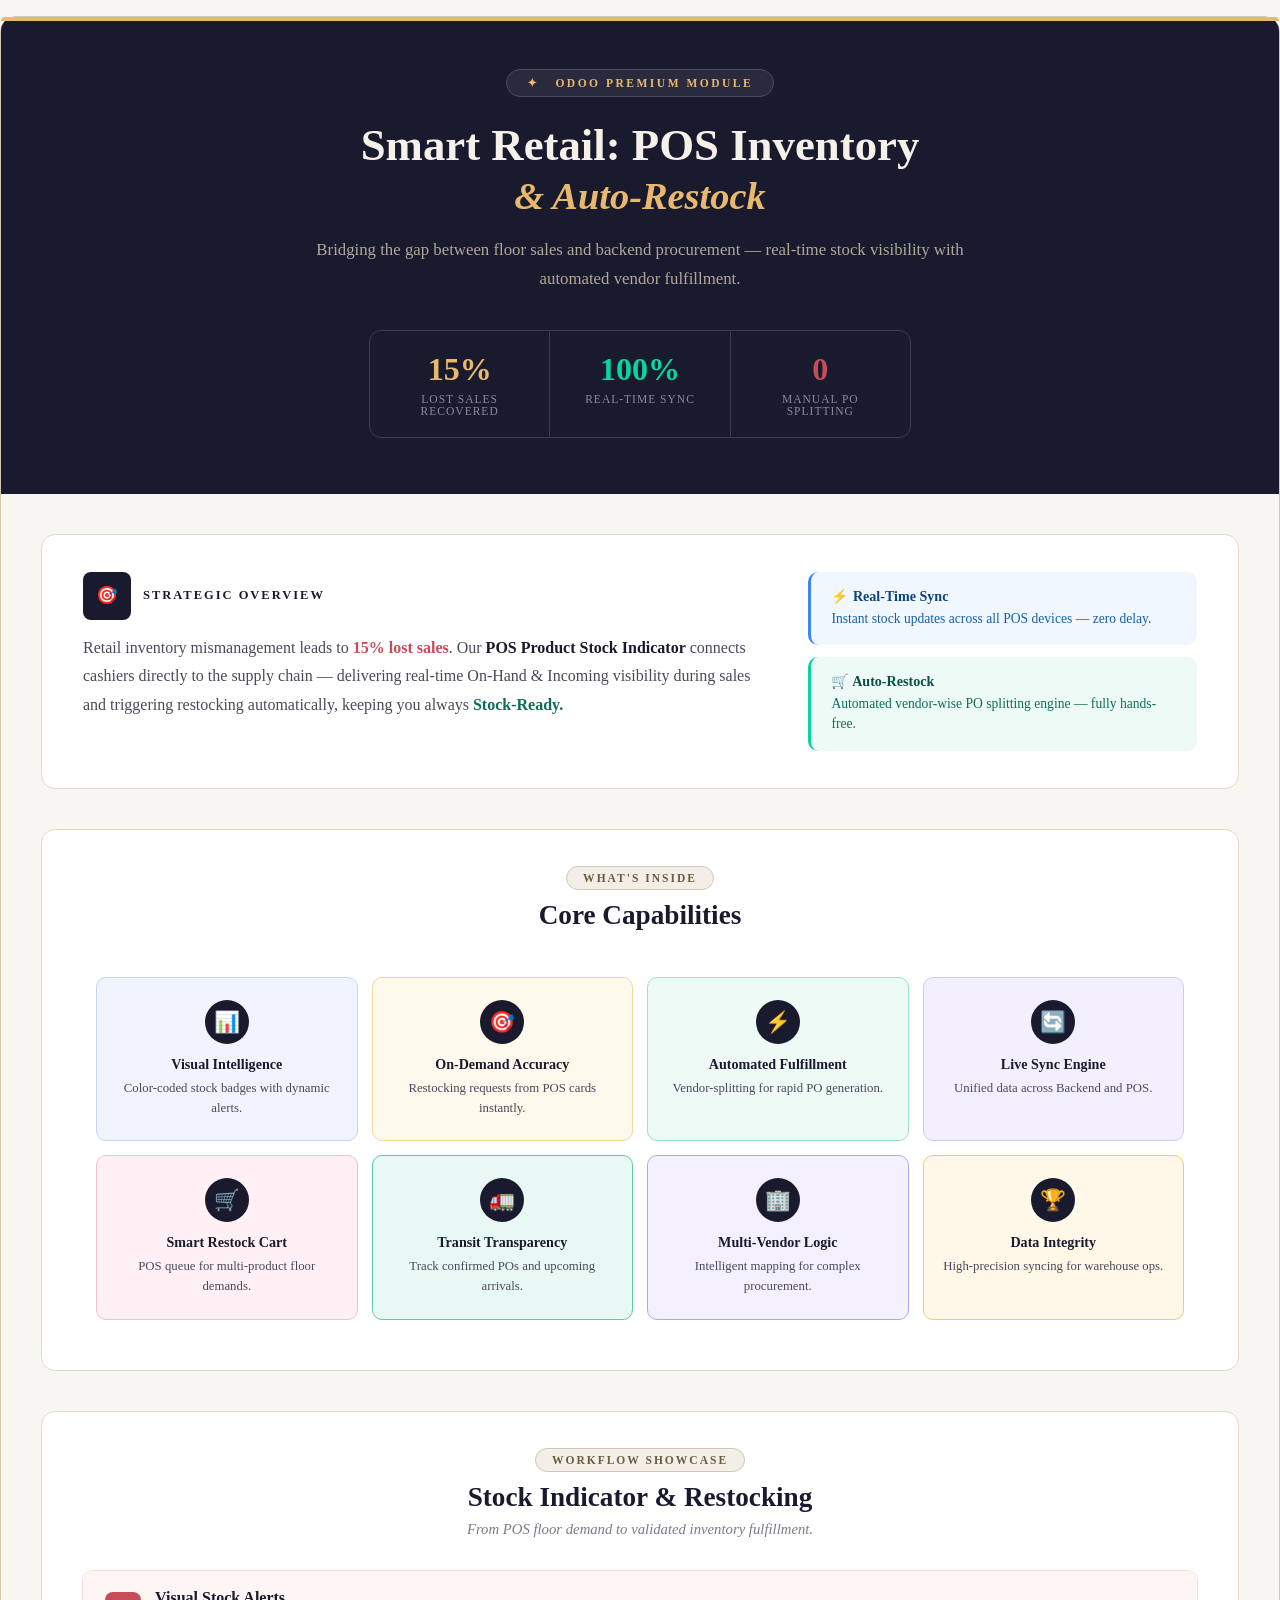
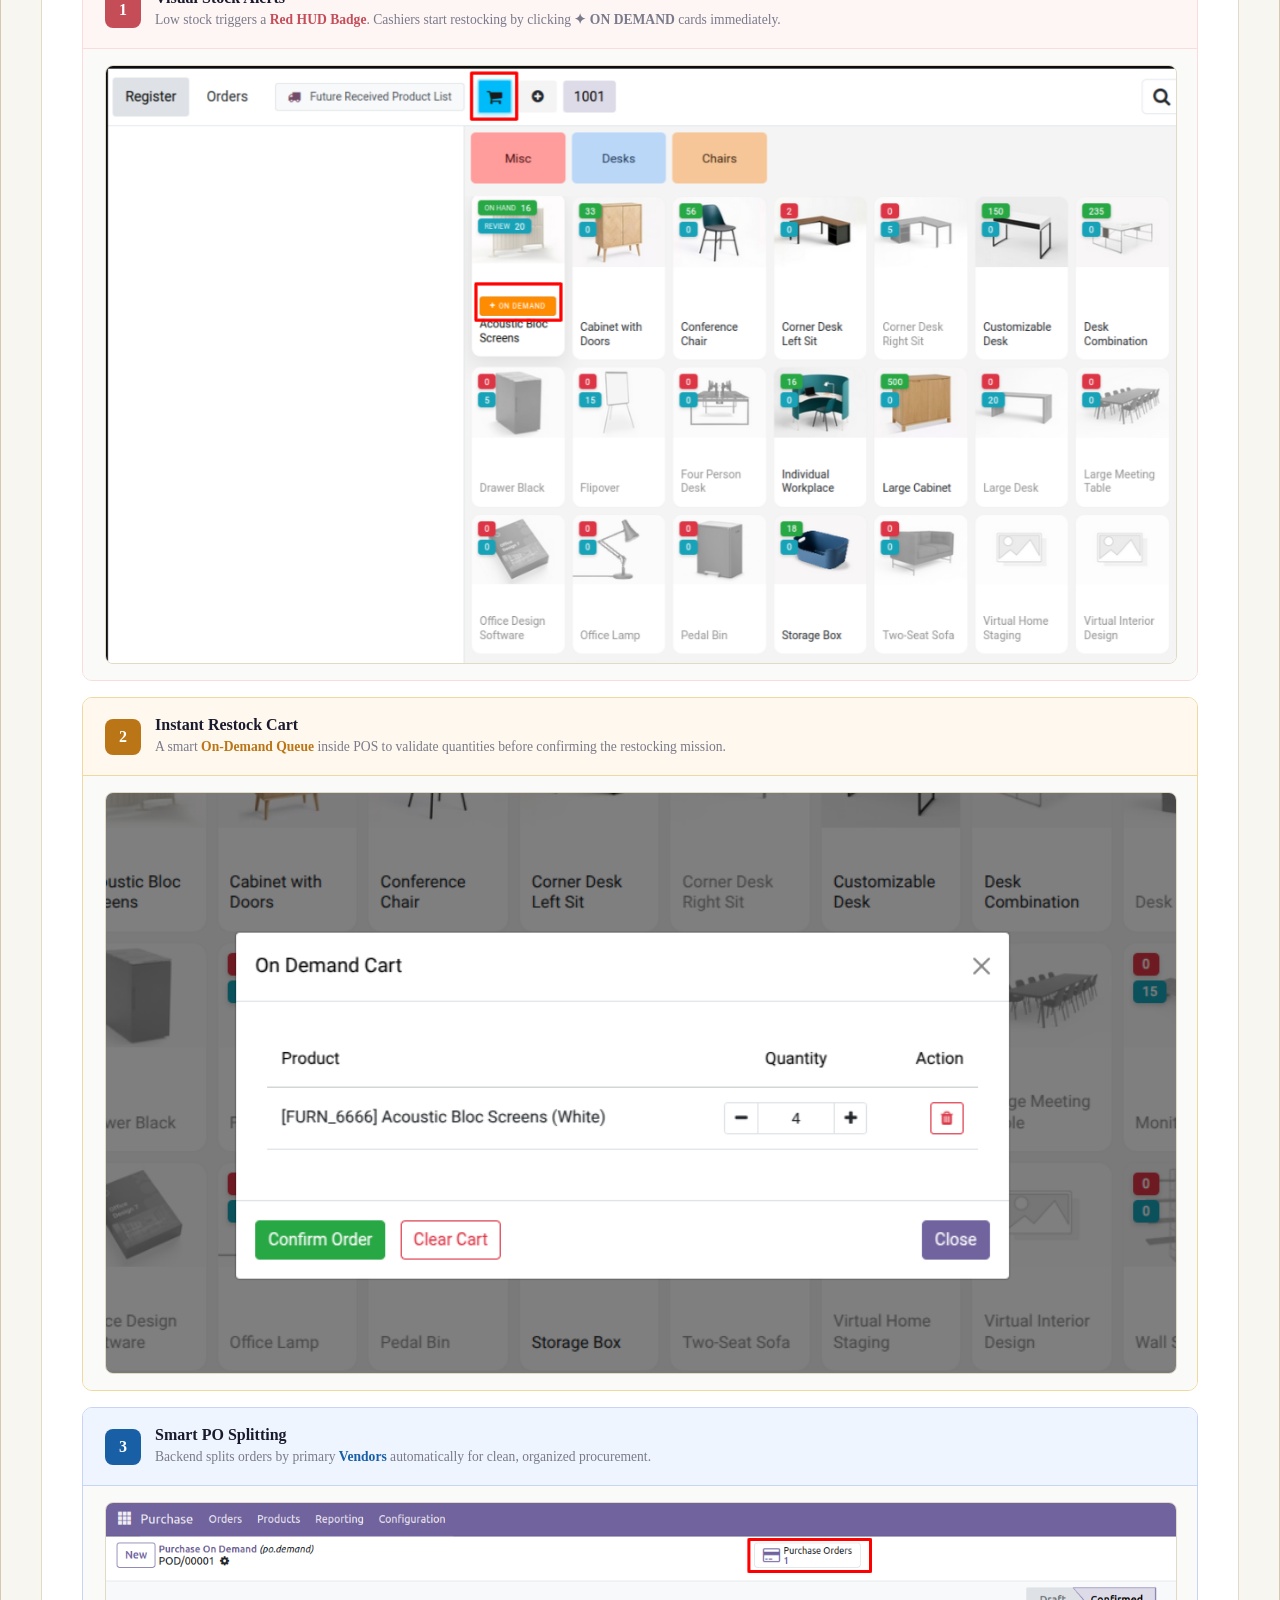
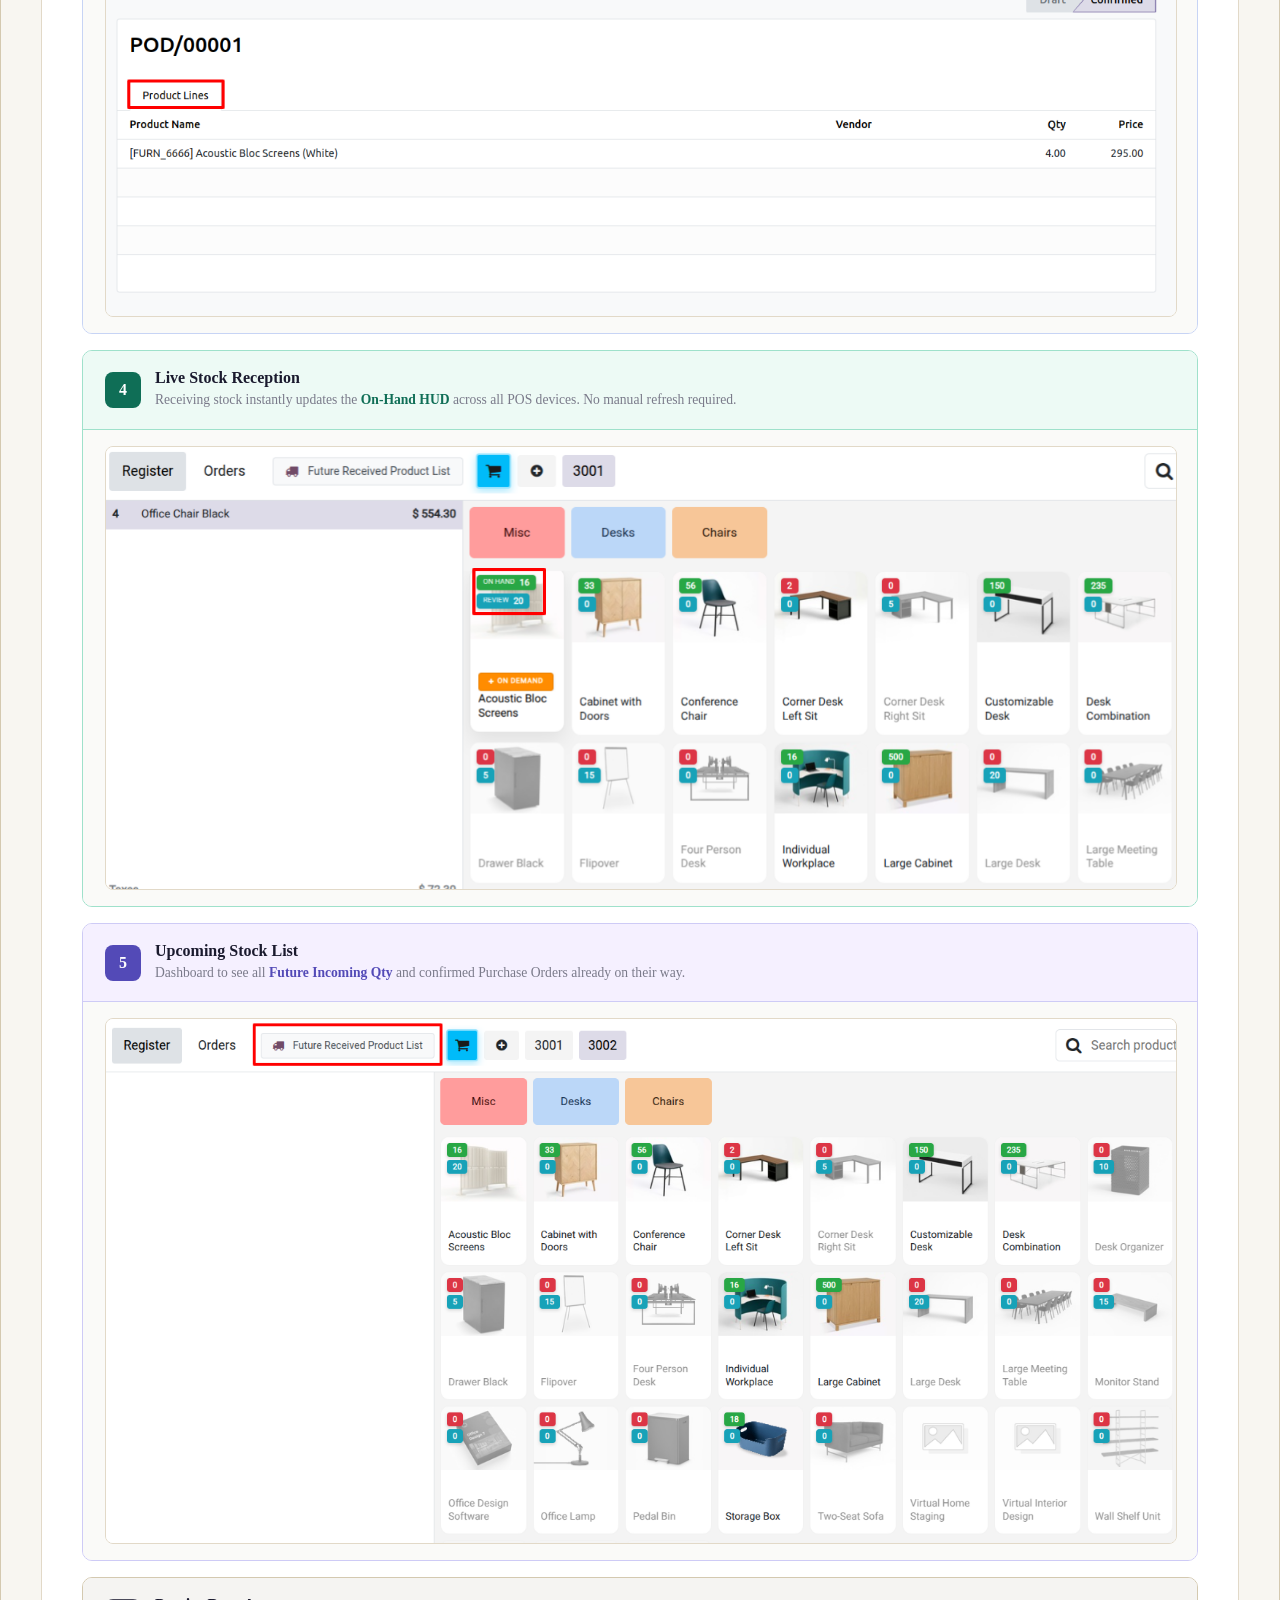
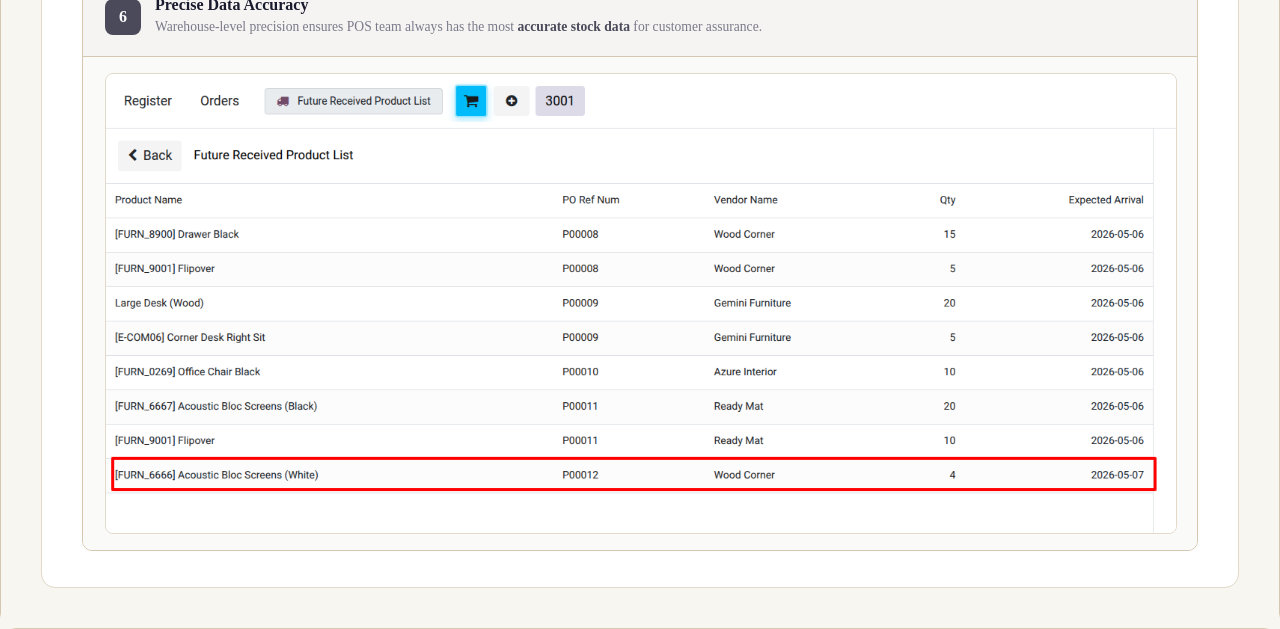
<file: pos_stock_indicator/static/description/index.html>
<!DOCTYPE html>
<html lang="en">
<head><meta charset="UTF-8"><title>POS Stock Indicator – Odoo</title></head>
<body style="margin:0;padding:0;background:#F8F6F1;font-family:'Georgia','Times New Roman',serif;">

<div id="pos-si" style="font-family:'Georgia','Times New Roman',serif!important;background-color:#F8F6F1!important;color:#1A1A2E!important;border-radius:16px!important;margin-top:16px!important;border:1px solid #D4C9B0!important;">

  <!-- HERO -->
  <div style="background-color:#1A1A2E!important;padding:64px 48px 56px!important;text-align:center!important;border-radius:14px 14px 0 0!important;">
    <div style="height:4px!important;background-color:#E8B86D!important;margin:-64px -48px 48px -48px!important;border-radius:14px 14px 0 0!important;"></div>
    <div style="max-width:820px!important;margin:0 auto!important;">
      <div style="display:inline-block!important;background-color:#2A2A3E!important;color:#E8B86D!important;padding:6px 20px!important;border-radius:40px!important;font-size:0.72rem!important;font-weight:700!important;letter-spacing:2.5px!important;text-transform:uppercase!important;margin-bottom:22px!important;border:1px solid #4A4A5A!important;font-family:'Georgia',serif!important;">
        ✦ &nbsp; Odoo Premium Module
      </div>
      <div style="font-size:2.8rem!important;font-weight:700!important;color:#F5F0E8!important;margin-bottom:16px!important;line-height:1.2!important;font-family:'Georgia',serif!important;">
        Smart Retail: POS Inventory
        <div style="color:#E8B86D!important;font-style:italic!important;font-size:2.4rem!important;font-family:'Georgia',serif!important;">&amp; Auto-Restock</div>
      </div>
      <div style="font-size:1.05rem!important;color:#B0A898!important;max-width:680px!important;margin:0 auto 36px!important;line-height:1.75!important;font-family:'Georgia',serif!important;">
        Bridging the gap between floor sales and backend procurement — real-time stock visibility with automated vendor fulfillment.
      </div>
      <div style="display:flex!important;justify-content:center!important;max-width:540px!important;margin:0 auto!important;border:1px solid #3A3A50!important;border-radius:12px!important;">
        <div style="flex:1!important;padding:20px 16px!important;text-align:center!important;border-right:1px solid #3A3A50!important;">
          <div style="font-size:2rem!important;font-weight:700!important;color:#E8B86D!important;font-family:'Georgia',serif!important;">15%</div>
          <div style="font-size:0.72rem!important;color:#8A8A9A!important;margin-top:5px!important;letter-spacing:1px!important;text-transform:uppercase!important;">Lost Sales Recovered</div>
        </div>
        <div style="flex:1!important;padding:20px 16px!important;text-align:center!important;border-right:1px solid #3A3A50!important;">
          <div style="font-size:2rem!important;font-weight:700!important;color:#06D6A0!important;font-family:'Georgia',serif!important;">100%</div>
          <div style="font-size:0.72rem!important;color:#8A8A9A!important;margin-top:5px!important;letter-spacing:1px!important;text-transform:uppercase!important;">Real-Time Sync</div>
        </div>
        <div style="flex:1!important;padding:20px 16px!important;text-align:center!important;">
          <div style="font-size:2rem!important;font-weight:700!important;color:#C44D58!important;font-family:'Georgia',serif!important;">0</div>
          <div style="font-size:0.72rem!important;color:#8A8A9A!important;margin-top:5px!important;letter-spacing:1px!important;text-transform:uppercase!important;">Manual PO Splitting</div>
        </div>
      </div>
    </div>
  </div>

  <!-- OVERVIEW -->
  <div style="padding:40px!important;background-color:#F8F6F1!important;">
    <div style="background-color:#FFFFFF!important;border-radius:14px!important;padding:36px 40px!important;border:1px solid #E2D9C8!important;">
      <table style="width:100%!important;border-collapse:collapse!important;">
        <tr>
          <!-- Left: text -->
          <td style="width:65%!important;padding-right:32px!important;vertical-align:top!important;">
            <table style="border-collapse:collapse!important;margin-bottom:14px!important;">
              <tr>
                <td style="width:36px!important;height:36px!important;background-color:#1A1A2E!important;border-radius:8px!important;text-align:center!important;vertical-align:middle!important;font-size:1.1rem!important;padding:6px!important;">🎯</td>
                <td style="padding-left:12px!important;vertical-align:middle!important;color:#1A1A2E!important;font-weight:700!important;font-size:0.78rem!important;letter-spacing:2px!important;text-transform:uppercase!important;font-family:'Georgia',serif!important;">Strategic Overview</td>
              </tr>
            </table>
            <div style="font-size:1rem!important;line-height:1.8!important;color:#4A4A5A!important;">
              Retail inventory mismanagement leads to <strong style="color:#C44D58!important;">15% lost sales</strong>. Our <strong style="color:#1A1A2E!important;">POS Product Stock Indicator</strong> connects cashiers directly to the supply chain — delivering real-time On-Hand &amp; Incoming visibility during sales and triggering restocking automatically, keeping you always <strong style="color:#0F6E56!important;">Stock-Ready.</strong>
            </div>
          </td>
          <!-- Right: feature boxes -->
          <td style="width:35%!important;vertical-align:top!important;">
            <div style="background-color:#F0F7FF!important;padding:16px 20px!important;border-radius:10px!important;border-left:3px solid #3A86FF!important;margin-bottom:12px!important;">
              <div style="color:#0C447C!important;font-weight:700!important;font-size:0.88rem!important;margin-bottom:4px!important;font-family:'Georgia',serif!important;">⚡ Real-Time Sync</div>
              <div style="font-size:0.85rem!important;color:#185FA5!important;line-height:1.5!important;">Instant stock updates across all POS devices — zero delay.</div>
            </div>
            <div style="background-color:#EDFAF5!important;padding:16px 20px!important;border-radius:10px!important;border-left:3px solid #06D6A0!important;">
              <div style="color:#085041!important;font-weight:700!important;font-size:0.88rem!important;margin-bottom:4px!important;font-family:'Georgia',serif!important;">🛒 Auto-Restock</div>
              <div style="font-size:0.85rem!important;color:#0F6E56!important;line-height:1.5!important;">Automated vendor-wise PO splitting engine — fully hands-free.</div>
            </div>
          </td>
        </tr>
      </table>
    </div>
  </div>

  <!-- CORE CAPABILITIES -->
  <div style="padding:0 40px 40px!important;background-color:#F8F6F1!important;">
    <div style="background-color:#FFFFFF!important;border-radius:14px!important;padding:36px 40px!important;border:1px solid #E2D9C8!important;">
      <div style="text-align:center!important;margin-bottom:32px!important;">
        <div style="display:inline-block!important;background-color:#F3EFE8!important;color:#6B5B3E!important;padding:5px 16px!important;border-radius:30px!important;font-size:0.72rem!important;font-weight:700!important;letter-spacing:2px!important;text-transform:uppercase!important;border:1px solid #D4C9B0!important;margin-bottom:10px!important;">What's Inside</div>
        <div style="font-weight:700!important;color:#1A1A2E!important;font-size:1.7rem!important;font-family:'Georgia',serif!important;">Core Capabilities</div>
      </div>
      <table style="width:100%!important;border-collapse:separate!important;border-spacing:14px!important;">
        <tr>
          <td style="width:25%!important;background-color:#F0F4FF!important;padding:22px 18px!important;border-radius:10px!important;text-align:center!important;border:1px solid #C7D4F5!important;vertical-align:top!important;">
            <div style="width:44px!important;height:44px!important;background-color:#1A1A2E!important;border-radius:50%!important;font-size:1.3rem!important;margin:0 auto 12px!important;line-height:44px!important;text-align:center!important;">📊</div>
            <div style="font-weight:700!important;color:#1A1A2E!important;font-size:0.88rem!important;margin-bottom:6px!important;font-family:'Georgia',serif!important;">Visual Intelligence</div>
            <div style="font-size:0.8rem!important;color:#4A4A5A!important;line-height:1.55!important;">Color-coded stock badges with dynamic alerts.</div>
          </td>
          <td style="width:25%!important;background-color:#FFF8EC!important;padding:22px 18px!important;border-radius:10px!important;text-align:center!important;border:1px solid #F0D9A0!important;vertical-align:top!important;">
            <div style="width:44px!important;height:44px!important;background-color:#1A1A2E!important;border-radius:50%!important;font-size:1.3rem!important;margin:0 auto 12px!important;line-height:44px!important;text-align:center!important;">🎯</div>
            <div style="font-weight:700!important;color:#1A1A2E!important;font-size:0.88rem!important;margin-bottom:6px!important;font-family:'Georgia',serif!important;">On-Demand Accuracy</div>
            <div style="font-size:0.8rem!important;color:#4A4A5A!important;line-height:1.55!important;">Restocking requests from POS cards instantly.</div>
          </td>
          <td style="width:25%!important;background-color:#EDFAF5!important;padding:22px 18px!important;border-radius:10px!important;text-align:center!important;border:1px solid #9FE1CB!important;vertical-align:top!important;">
            <div style="width:44px!important;height:44px!important;background-color:#1A1A2E!important;border-radius:50%!important;font-size:1.3rem!important;margin:0 auto 12px!important;line-height:44px!important;text-align:center!important;">⚡</div>
            <div style="font-weight:700!important;color:#1A1A2E!important;font-size:0.88rem!important;margin-bottom:6px!important;font-family:'Georgia',serif!important;">Automated Fulfillment</div>
            <div style="font-size:0.8rem!important;color:#4A4A5A!important;line-height:1.55!important;">Vendor-splitting for rapid PO generation.</div>
          </td>
          <td style="width:25%!important;background-color:#F3EFFE!important;padding:22px 18px!important;border-radius:10px!important;text-align:center!important;border:1px solid #CECBF6!important;vertical-align:top!important;">
            <div style="width:44px!important;height:44px!important;background-color:#1A1A2E!important;border-radius:50%!important;font-size:1.3rem!important;margin:0 auto 12px!important;line-height:44px!important;text-align:center!important;">🔄</div>
            <div style="font-weight:700!important;color:#1A1A2E!important;font-size:0.88rem!important;margin-bottom:6px!important;font-family:'Georgia',serif!important;">Live Sync Engine</div>
            <div style="font-size:0.8rem!important;color:#4A4A5A!important;line-height:1.55!important;">Unified data across Backend and POS.</div>
          </td>
        </tr>
        <tr>
          <td style="width:25%!important;background-color:#FEF0F5!important;padding:22px 18px!important;border-radius:10px!important;text-align:center!important;border:1px solid #F4C0D1!important;vertical-align:top!important;">
            <div style="width:44px!important;height:44px!important;background-color:#1A1A2E!important;border-radius:50%!important;font-size:1.3rem!important;margin:0 auto 12px!important;line-height:44px!important;text-align:center!important;">🛒</div>
            <div style="font-weight:700!important;color:#1A1A2E!important;font-size:0.88rem!important;margin-bottom:6px!important;font-family:'Georgia',serif!important;">Smart Restock Cart</div>
            <div style="font-size:0.8rem!important;color:#4A4A5A!important;line-height:1.55!important;">POS queue for multi-product floor demands.</div>
          </td>
          <td style="width:25%!important;background-color:#E8F8F5!important;padding:22px 18px!important;border-radius:10px!important;text-align:center!important;border:1px solid #5DCAA5!important;vertical-align:top!important;">
            <div style="width:44px!important;height:44px!important;background-color:#1A1A2E!important;border-radius:50%!important;font-size:1.3rem!important;margin:0 auto 12px!important;line-height:44px!important;text-align:center!important;">🚛</div>
            <div style="font-weight:700!important;color:#1A1A2E!important;font-size:0.88rem!important;margin-bottom:6px!important;font-family:'Georgia',serif!important;">Transit Transparency</div>
            <div style="font-size:0.8rem!important;color:#4A4A5A!important;line-height:1.55!important;">Track confirmed POs and upcoming arrivals.</div>
          </td>
          <td style="width:25%!important;background-color:#F5F0FF!important;padding:22px 18px!important;border-radius:10px!important;text-align:center!important;border:1px solid #AFA9EC!important;vertical-align:top!important;">
            <div style="width:44px!important;height:44px!important;background-color:#1A1A2E!important;border-radius:50%!important;font-size:1.3rem!important;margin:0 auto 12px!important;line-height:44px!important;text-align:center!important;">🏢</div>
            <div style="font-weight:700!important;color:#1A1A2E!important;font-size:0.88rem!important;margin-bottom:6px!important;font-family:'Georgia',serif!important;">Multi-Vendor Logic</div>
            <div style="font-size:0.8rem!important;color:#4A4A5A!important;line-height:1.55!important;">Intelligent mapping for complex procurement.</div>
          </td>
          <td style="width:25%!important;background-color:#FFF8E8!important;padding:22px 18px!important;border-radius:10px!important;text-align:center!important;border:1px solid #FAC775!important;vertical-align:top!important;">
            <div style="width:44px!important;height:44px!important;background-color:#1A1A2E!important;border-radius:50%!important;font-size:1.3rem!important;margin:0 auto 12px!important;line-height:44px!important;text-align:center!important;">🏆</div>
            <div style="font-weight:700!important;color:#1A1A2E!important;font-size:0.88rem!important;margin-bottom:6px!important;font-family:'Georgia',serif!important;">Data Integrity</div>
            <div style="font-size:0.8rem!important;color:#4A4A5A!important;line-height:1.55!important;">High-precision syncing for warehouse ops.</div>
          </td>
        </tr>
      </table>
    </div>
  </div>

  <!-- WORKFLOW SHOWCASE — SINGLE COLUMN -->
  <div style="padding:0 40px 40px!important;background-color:#F8F6F1!important;">
    <div style="background-color:#FFFFFF!important;border-radius:14px!important;padding:36px 40px!important;border:1px solid #E2D9C8!important;">
      <div style="text-align:center!important;margin-bottom:32px!important;">
        <div style="display:inline-block!important;background-color:#F3EFE8!important;color:#6B5B3E!important;padding:5px 16px!important;border-radius:30px!important;font-size:0.72rem!important;font-weight:700!important;letter-spacing:2px!important;text-transform:uppercase!important;border:1px solid #D4C9B0!important;margin-bottom:10px!important;">Workflow Showcase</div>
        <div style="font-weight:700!important;color:#1A1A2E!important;font-size:1.7rem!important;margin-bottom:8px!important;font-family:'Georgia',serif!important;">Stock Indicator &amp; Restocking</div>
        <div style="color:#7A7A8A!important;font-size:0.92rem!important;font-style:italic!important;font-family:'Georgia',serif!important;">From POS floor demand to validated inventory fulfillment.</div>
      </div>

      <!-- Step 1 -->
      <div style="border:1px solid #FADCDC!important;border-radius:10px!important;margin-bottom:16px!important;overflow:hidden!important;">
        <table style="width:100%!important;border-collapse:collapse!important;background-color:#FEF5F5!important;">
          <tr>
            <td style="width:36px!important;padding:18px 0 18px 22px!important;vertical-align:middle!important;">
              <div style="width:36px!important;height:36px!important;background-color:#C44D58!important;border-radius:8px!important;color:#FFFFFF!important;font-weight:700!important;font-size:1rem!important;text-align:center!important;line-height:36px!important;">1</div>
            </td>
            <td style="padding:18px 22px 18px 14px!important;vertical-align:middle!important;">
              <div style="color:#1A1A2E!important;font-weight:700!important;font-size:1rem!important;margin-bottom:3px!important;font-family:'Georgia',serif!important;">Visual Stock Alerts</div>
              <div style="color:#7A7A8A!important;font-size:0.85rem!important;line-height:1.5!important;">Low stock triggers a <strong style="color:#C44D58!important;">Red HUD Badge</strong>. Cashiers start restocking by clicking <strong>✦ ON DEMAND</strong> cards immediately.</div>
            </td>
          </tr>
        </table>
        <div style="padding:16px 22px!important;background-color:#FAFAF8!important;border-top:1px solid #FADCDC!important;">
          <img src="img_1.png" style="width:100%!important;border-radius:8px!important;border:1px solid #E2D9C8!important;display:block!important;" alt="Step 1">
        </div>
      </div>

      <!-- Step 2 -->
      <div style="border:1px solid #F0D9A0!important;border-radius:10px!important;margin-bottom:16px!important;overflow:hidden!important;">
        <table style="width:100%!important;border-collapse:collapse!important;background-color:#FFF8EE!important;">
          <tr>
            <td style="width:36px!important;padding:18px 0 18px 22px!important;vertical-align:middle!important;">
              <div style="width:36px!important;height:36px!important;background-color:#BA7517!important;border-radius:8px!important;color:#FFFFFF!important;font-weight:700!important;font-size:1rem!important;text-align:center!important;line-height:36px!important;">2</div>
            </td>
            <td style="padding:18px 22px 18px 14px!important;vertical-align:middle!important;">
              <div style="color:#1A1A2E!important;font-weight:700!important;font-size:1rem!important;margin-bottom:3px!important;font-family:'Georgia',serif!important;">Instant Restock Cart</div>
              <div style="color:#7A7A8A!important;font-size:0.85rem!important;line-height:1.5!important;">A smart <strong style="color:#BA7517!important;">On-Demand Queue</strong> inside POS to validate quantities before confirming the restocking mission.</div>
            </td>
          </tr>
        </table>
        <div style="padding:16px 22px!important;background-color:#FAFAF8!important;border-top:1px solid #F0D9A0!important;">
          <img src="img_2.png" style="width:100%!important;border-radius:8px!important;border:1px solid #E2D9C8!important;display:block!important;" alt="Step 2">
        </div>
      </div>

      <!-- Step 3 -->
      <div style="border:1px solid #C7D4F5!important;border-radius:10px!important;margin-bottom:16px!important;overflow:hidden!important;">
        <table style="width:100%!important;border-collapse:collapse!important;background-color:#EFF5FF!important;">
          <tr>
            <td style="width:36px!important;padding:18px 0 18px 22px!important;vertical-align:middle!important;">
              <div style="width:36px!important;height:36px!important;background-color:#185FA5!important;border-radius:8px!important;color:#FFFFFF!important;font-weight:700!important;font-size:1rem!important;text-align:center!important;line-height:36px!important;">3</div>
            </td>
            <td style="padding:18px 22px 18px 14px!important;vertical-align:middle!important;">
              <div style="color:#1A1A2E!important;font-weight:700!important;font-size:1rem!important;margin-bottom:3px!important;font-family:'Georgia',serif!important;">Smart PO Splitting</div>
              <div style="color:#7A7A8A!important;font-size:0.85rem!important;line-height:1.5!important;">Backend splits orders by primary <strong style="color:#185FA5!important;">Vendors</strong> automatically for clean, organized procurement.</div>
            </td>
          </tr>
        </table>
        <div style="padding:16px 22px!important;background-color:#FAFAF8!important;border-top:1px solid #C7D4F5!important;">
          <img src="img_3.png" style="width:100%!important;border-radius:8px!important;border:1px solid #E2D9C8!important;display:block!important;" alt="Step 3">
        </div>
      </div>

      <!-- Step 4 -->
      <div style="border:1px solid #9FE1CB!important;border-radius:10px!important;margin-bottom:16px!important;overflow:hidden!important;">
        <table style="width:100%!important;border-collapse:collapse!important;background-color:#EDFAF5!important;">
          <tr>
            <td style="width:36px!important;padding:18px 0 18px 22px!important;vertical-align:middle!important;">
              <div style="width:36px!important;height:36px!important;background-color:#0F6E56!important;border-radius:8px!important;color:#FFFFFF!important;font-weight:700!important;font-size:1rem!important;text-align:center!important;line-height:36px!important;">4</div>
            </td>
            <td style="padding:18px 22px 18px 14px!important;vertical-align:middle!important;">
              <div style="color:#1A1A2E!important;font-weight:700!important;font-size:1rem!important;margin-bottom:3px!important;font-family:'Georgia',serif!important;">Live Stock Reception</div>
              <div style="color:#7A7A8A!important;font-size:0.85rem!important;line-height:1.5!important;">Receiving stock instantly updates the <strong style="color:#0F6E56!important;">On-Hand HUD</strong> across all POS devices. No manual refresh required.</div>
            </td>
          </tr>
        </table>
        <div style="padding:16px 22px!important;background-color:#FAFAF8!important;border-top:1px solid #9FE1CB!important;">
          <img src="img_4.png" style="width:100%!important;border-radius:8px!important;border:1px solid #E2D9C8!important;display:block!important;" alt="Step 4">
        </div>
      </div>

      <!-- Step 5 -->
      <div style="border:1px solid #CECBF6!important;border-radius:10px!important;margin-bottom:16px!important;overflow:hidden!important;">
        <table style="width:100%!important;border-collapse:collapse!important;background-color:#F5F0FF!important;">
          <tr>
            <td style="width:36px!important;padding:18px 0 18px 22px!important;vertical-align:middle!important;">
              <div style="width:36px!important;height:36px!important;background-color:#534AB7!important;border-radius:8px!important;color:#FFFFFF!important;font-weight:700!important;font-size:1rem!important;text-align:center!important;line-height:36px!important;">5</div>
            </td>
            <td style="padding:18px 22px 18px 14px!important;vertical-align:middle!important;">
              <div style="color:#1A1A2E!important;font-weight:700!important;font-size:1rem!important;margin-bottom:3px!important;font-family:'Georgia',serif!important;">Upcoming Stock List</div>
              <div style="color:#7A7A8A!important;font-size:0.85rem!important;line-height:1.5!important;">Dashboard to see all <strong style="color:#534AB7!important;">Future Incoming Qty</strong> and confirmed Purchase Orders already on their way.</div>
            </td>
          </tr>
        </table>
        <div style="padding:16px 22px!important;background-color:#FAFAF8!important;border-top:1px solid #CECBF6!important;">
          <img src="img_5.png" style="width:100%!important;border-radius:8px!important;border:1px solid #E2D9C8!important;display:block!important;" alt="Step 5">
        </div>
      </div>

      <!-- Step 6 -->
      <div style="border:1px solid #D4C9B0!important;border-radius:10px!important;margin-bottom:0!important;overflow:hidden!important;">
        <table style="width:100%!important;border-collapse:collapse!important;background-color:#F5F4F2!important;">
          <tr>
            <td style="width:36px!important;padding:18px 0 18px 22px!important;vertical-align:middle!important;">
              <div style="width:36px!important;height:36px!important;background-color:#4A4A5A!important;border-radius:8px!important;color:#FFFFFF!important;font-weight:700!important;font-size:1rem!important;text-align:center!important;line-height:36px!important;">6</div>
            </td>
            <td style="padding:18px 22px 18px 14px!important;vertical-align:middle!important;">
              <div style="color:#1A1A2E!important;font-weight:700!important;font-size:1rem!important;margin-bottom:3px!important;font-family:'Georgia',serif!important;">Precise Data Accuracy</div>
              <div style="color:#7A7A8A!important;font-size:0.85rem!important;line-height:1.5!important;">Warehouse-level precision ensures POS team always has the most <strong style="color:#4A4A5A!important;">accurate stock data</strong> for customer assurance.</div>
            </td>
          </tr>
        </table>
        <div style="padding:16px 22px!important;background-color:#FAFAF8!important;border-top:1px solid #D4C9B0!important;">
          <img src="img_6.png" style="width:100%!important;border-radius:8px!important;border:1px solid #E2D9C8!important;display:block!important;" alt="Step 6">
        </div>
      </div>

    </div>
  </div>

</div>
</body>
</html>
</file>
